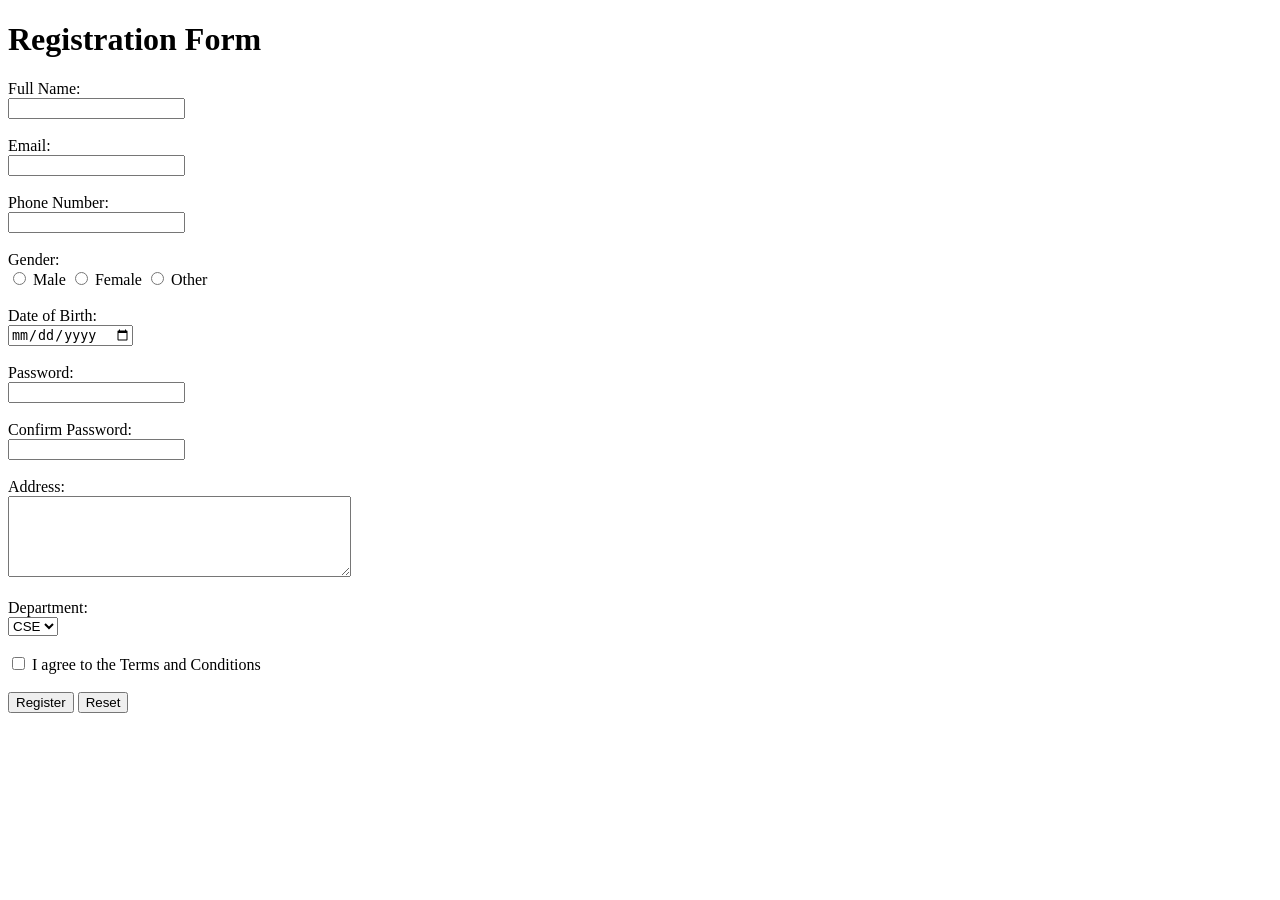
<file: lab-01-registration-form/index.html>
<!DOCTYPE html>
<html>
<head>
<meta charset="UTF-8">
<title>Registration Form</title>
</head>
<body>
    <h1>Registration Form</h1>

    <form action="#" method="post">
        <label for="fullname">Full Name:</label><br>
        <input type="text" id="fullname" name="fullname"><br><br>

        <label for="email">Email:</label><br>
        <input type="email" id="email" name="email"><br><br>

        <label for="phone">Phone Number:</label><br>
        <input type="text" id="phone" name="phone"><br><br>

        <label>Gender:</label><br>
        <input type="radio" id="male" name="gender" value="male">
        <label for="male">Male</label>

        <input type="radio" id="female" name="gender" value="female">
        <label for="female">Female</label>

        <input type="radio" id="other" name="gender" value="other">
        <label for="other">Other</label><br><br>

        <label for="dob">Date of Birth:</label><br>
        <input type="date" id="dob" name="dob"><br><br>

        <label for="password">Password:</label><br>
        <input type="password" id="password" name="password"><br><br>

        <label for="confirm_password">Confirm Password:</label><br>
        <input type="password" id="confirm_password" name="confirm_password"><br><br>

        <label for="address">Address:</label><br>
        <textarea id="address" name="address" rows="5" cols="40"></textarea><br><br>

        <label for="department">Department:</label><br>
        <select id="department" name="department">
            <option value="CSE">CSE</option>
            <option value="EEE">EEE</option>
            <option value="BBA">BBA</option>
            <option value="CE">CE</option>
        </select><br><br>

        <input type="checkbox" id="terms" name="terms">
        <label for="terms">I agree to the Terms and Conditions</label><br><br>

        <input type="submit" value="Register">
        <input type="reset" value="Reset">
    </form>
</body>
</html>
</file>
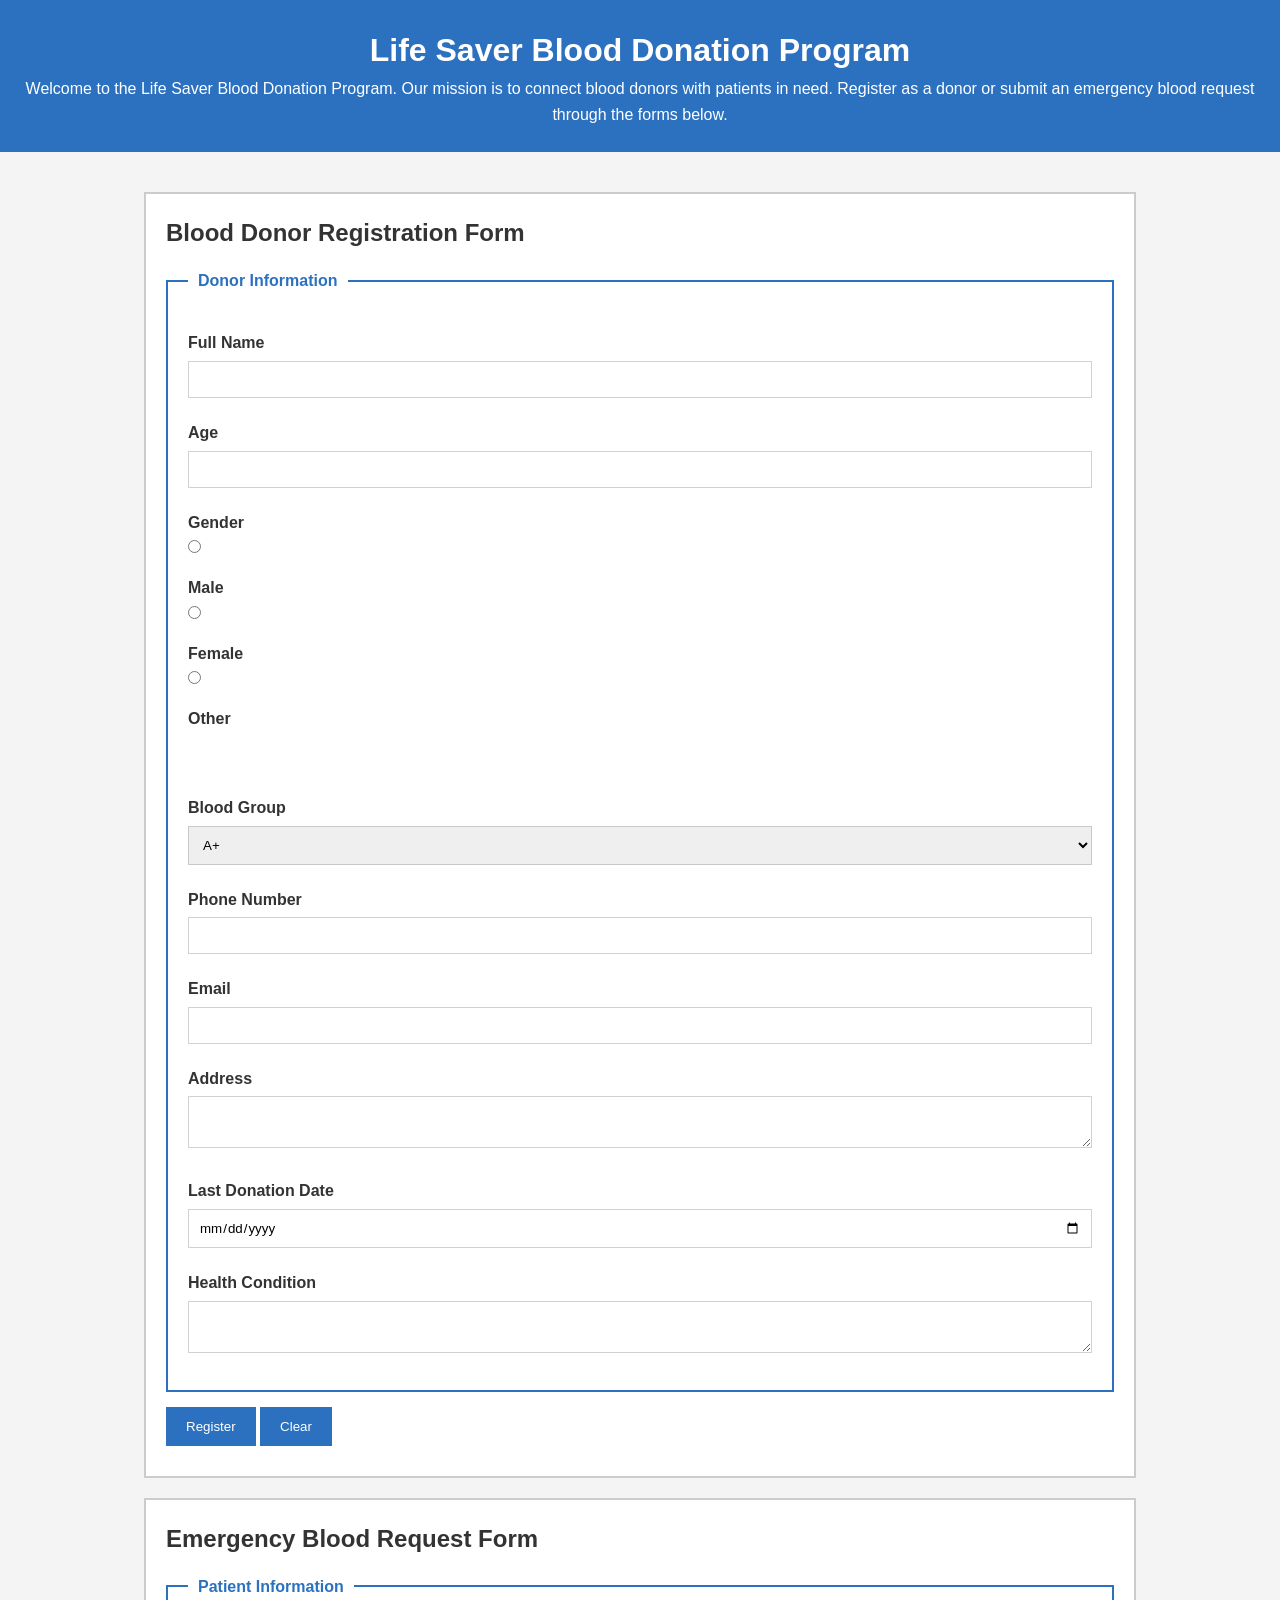
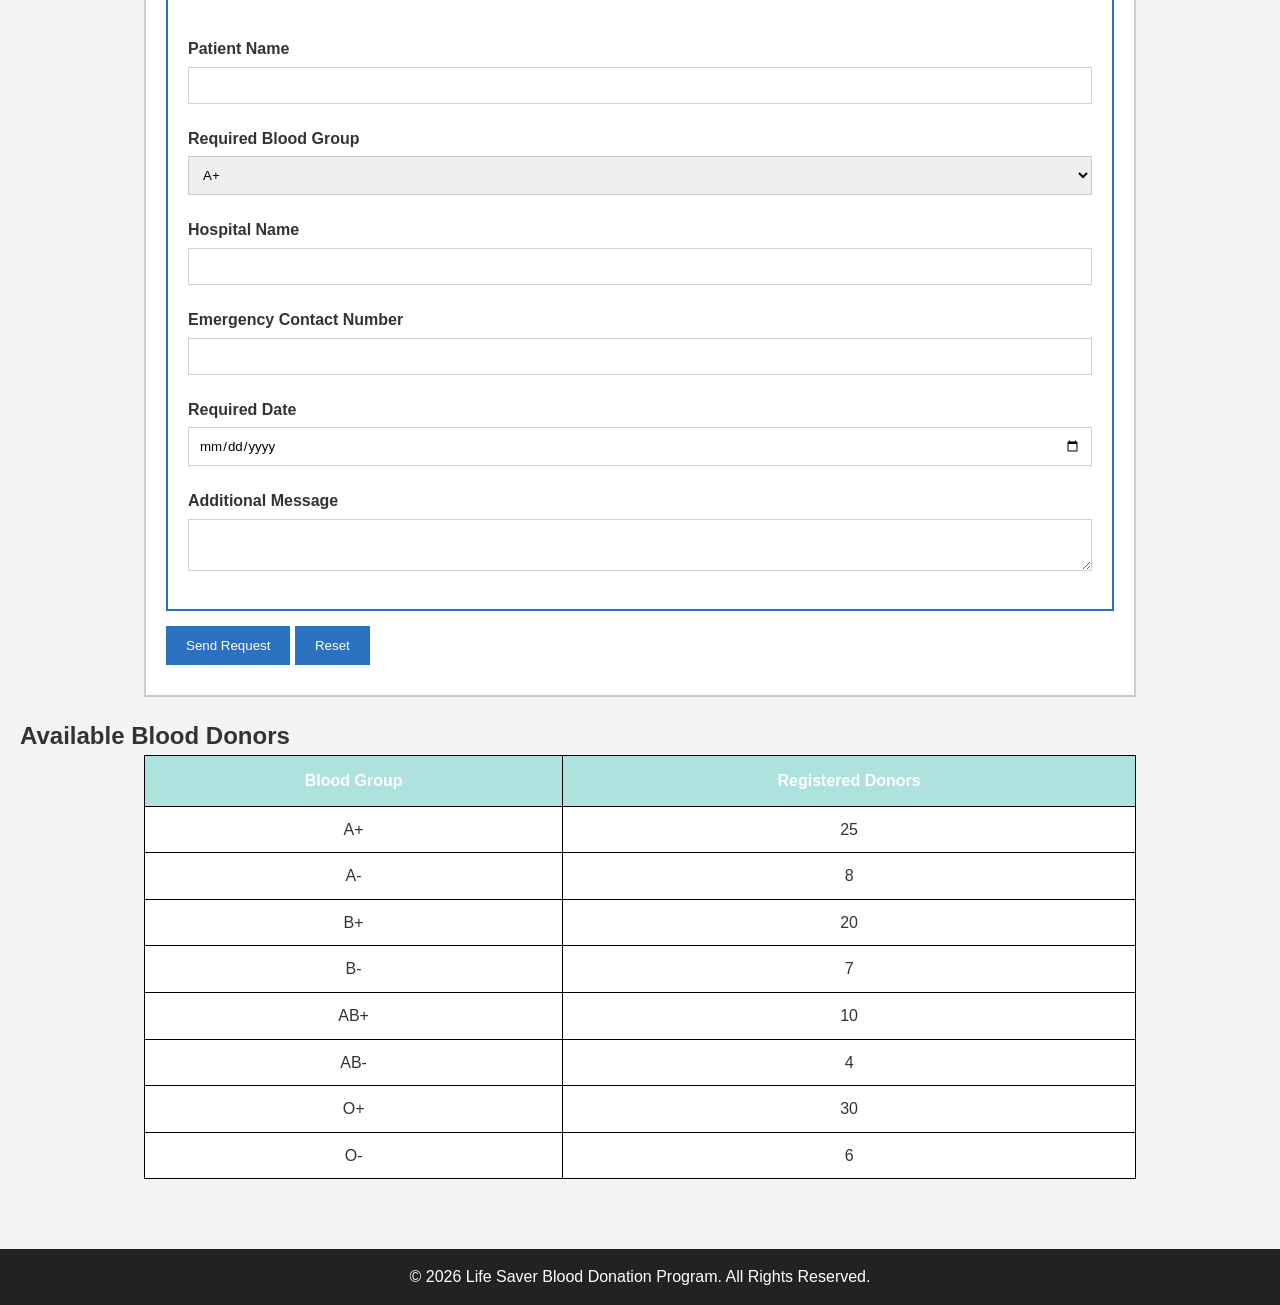
<file: Blood Donation Program.html>
<!DOCTYPE html>
<html lang="en">
<head>
    <meta charset="UTF-8">
    <meta name="viewport" content="width=device-width, initial-scale=1.0">
    <meta name="description" content="Life Saver Blood Donation Program">
    <meta name="keywords" content="Blood Donation, Donor, Emergency Blood Request">
    <meta name="author" content="Your Name">

    <title>Life Saver Blood Donation Program</title>

    <link rel="stylesheet" href="style.css">
</head>

<body>

    <header>
        <h1>Life Saver Blood Donation Program</h1>

        <p>
            Welcome to the Life Saver Blood Donation Program. Our mission is
            to connect blood donors with patients in need. Register as a donor
            or submit an emergency blood request through the forms below.
        </p>
    </header>

    <main>



        <section id="donor-section">

            <article>

                <h2>Blood Donor Registration Form</h2>

                <form>

                    <fieldset>

                        <legend>Donor Information</legend>

                        <label for="name">Full Name</label>
                        <input type="text" id="name" required>

                        <label for="age">Age</label>
                        <input type="number" id="age" min="18" max="60" required>

                        <label>Gender</label>

                        <input type="radio" name="gender" id="male">
                        <label for="male">Male</label>

                        <input type="radio" name="gender" id="female">
                        <label for="female">Female</label>

                        <input type="radio" name="gender" id="other">
                        <label for="other">Other</label>

                        <br><br>

                        <label for="blood">Blood Group</label>

                        <select id="blood">

                            <option>A+</option>
                            <option>A-</option>
                            <option>B+</option>
                            <option>B-</option>
                            <option>AB+</option>
                            <option>AB-</option>
                            <option>O+</option>
                            <option>O-</option>

                        </select>

                        <label for="phone">Phone Number</label>
                        <input type="tel" id="phone">

                        <label for="email">Email</label>
                        <input type="email" id="email">

                        <label for="address">Address</label>
                        <textarea id="address"></textarea>

                        <label for="donation">Last Donation Date</label>
                        <input type="date" id="donation">

                        <label for="health">Health Condition</label>
                        <textarea id="health"></textarea>

                    </fieldset>

                    <input type="submit" value="Register">

                    <input type="reset" value="Clear">

                </form>

            </article>

        </section>



        <section id="request-section">

            <article>

                <h2>Emergency Blood Request Form</h2>

                <form>

                    <fieldset>

                        <legend>Patient Information</legend>

                        <label for="patient">Patient Name</label>
                        <input type="text" id="patient">

                        <label for="requiredblood">Required Blood Group</label>

                        <select id="requiredblood">

                            <option>A+</option>
                            <option>A-</option>
                            <option>B+</option>
                            <option>B-</option>
                            <option>AB+</option>
                            <option>AB-</option>
                            <option>O+</option>
                            <option>O-</option>

                        </select>

                        <label for="hospital">Hospital Name</label>
                        <input type="text" id="hospital">

                        <label for="contact">Emergency Contact Number</label>
                        <input type="tel" id="contact">

                        <label for="date">Required Date</label>
                        <input type="date" id="date">

                        <label for="message">Additional Message</label>
                        <textarea id="message"></textarea>

                    </fieldset>

                    <input type="submit" value="Send Request">

                    <input type="reset" value="Reset">

                </form>

            </article>

        </section>



        <section>

            <article>

                <h2>Available Blood Donors</h2>

                <table>

                    <tr>
                        <th>Blood Group</th>
                        <th>Registered Donors</th>
                    </tr>

                    <tr>
                        <td>A+</td>
                        <td>25</td>
                    </tr>

                    <tr>
                        <td>A-</td>
                        <td>8</td>
                    </tr>

                    <tr>
                        <td>B+</td>
                        <td>20</td>
                    </tr>

                    <tr>
                        <td>B-</td>
                        <td>7</td>
                    </tr>

                    <tr>
                        <td>AB+</td>
                        <td>10</td>
                    </tr>

                    <tr>
                        <td>AB-</td>
                        <td>4</td>
                    </tr>

                    <tr>
                        <td>O+</td>
                        <td>30</td>
                    </tr>

                    <tr>
                        <td>O-</td>
                        <td>6</td>
                    </tr>

                </table>

            </article>

        </section>

    </main>

    <footer>

        <p>&copy; 2026 Life Saver Blood Donation Program. All Rights Reserved.</p>

    </footer>

</body>
</html>
</file>
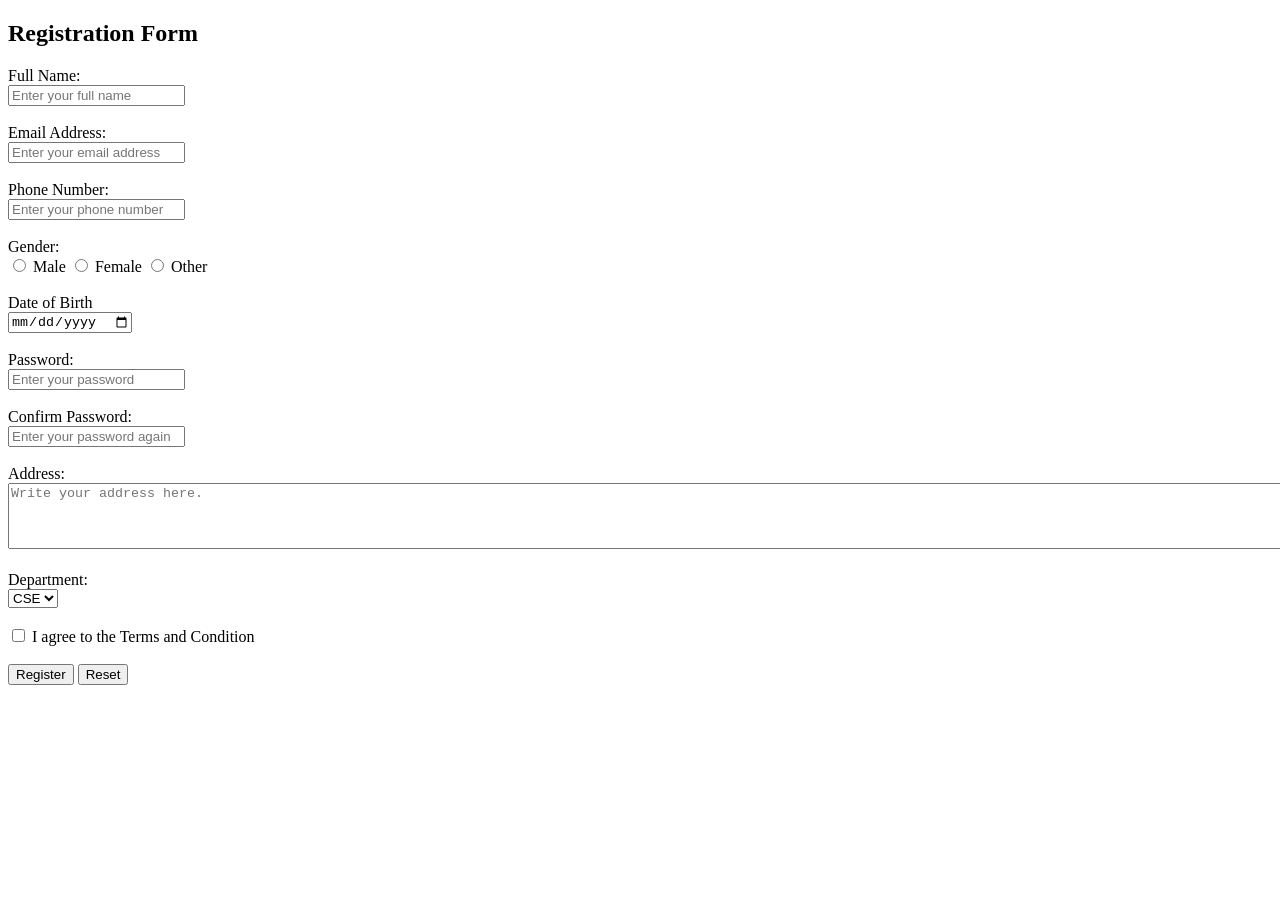
<file: Reg_Form.html>
<!DOCTYPE html>
<html lang="en">
<head>
    <meta charset="UTF-8">
    <meta name="viewport" content="width=device-width, initial-scale=1.0">
    <title>Registration Form</title>
</head>
<body>
    <h2>Registration Form</h2>


    <form action="#" method="post" >
        <label for="fullname">Full Name:</label> <br>
        <input type="text" id="fullname" name="fullname" placeholder="Enter your full name" required>
        <br><br>

        <label for="email">Email Address:</label> <br>
        <input type="email" id="email" name="email" placeholder="Enter your email address" required>
        <br><br>

        <label for ="number">Phone Number:</label> <br>
        <input type="tel" id="password" name="password" placeholder="Enter your phone number" required>
        <br><br>



        <label>Gender:</label> <br>
        <input type="radio" id="male" name="gender" value="male" required>
        <label for="male">Male</label>
        <input type="radio" id="female" name="gender" value="female" required>
        <label for="female">Female</label>
        <input type="radio" id="other" name="gender" value="other" required>
        <label for="other">Other</label>
        <br><br>

        <label>Date of Birth</label> <br>
        <input type="date" id="date" name="date"> <br><br>

        <label for ="password">Password:</label> <br>
        <input type="password" id="password" name="password" placeholder="Enter your password" required>
        <br><br>

        <label for ="confirmPassword">Confirm Password:</label> <br>
        <input type="password" id="confirmPassword" name="password" placeholder="Enter your password again" required>
        <br><br>

        <label for="address">Address:</label> <br>
        <textarea id="address" name="address" rows="4" cols="300" placeholder="Write your address here."></textarea>
        <br><br>



        <label for="department">Department:</label> <br>
        <select id="department"  name="department" required>

            <option value="CSE">CSE</option>
            <option value="EEE">EEE</option>
            <option value="SE">SE</option>
            <option value="IT">IT</option>
        </select>
        <br><br>

        <input type="checkbox" id="agree" name="agree" value="agree">
        <label for="agree">I agree to the Terms and Condition</label> <br><br>



        <button type="submit">Register</button>

        <button type="reset">Reset</button>

    </form>





</body>
</html>
</file>
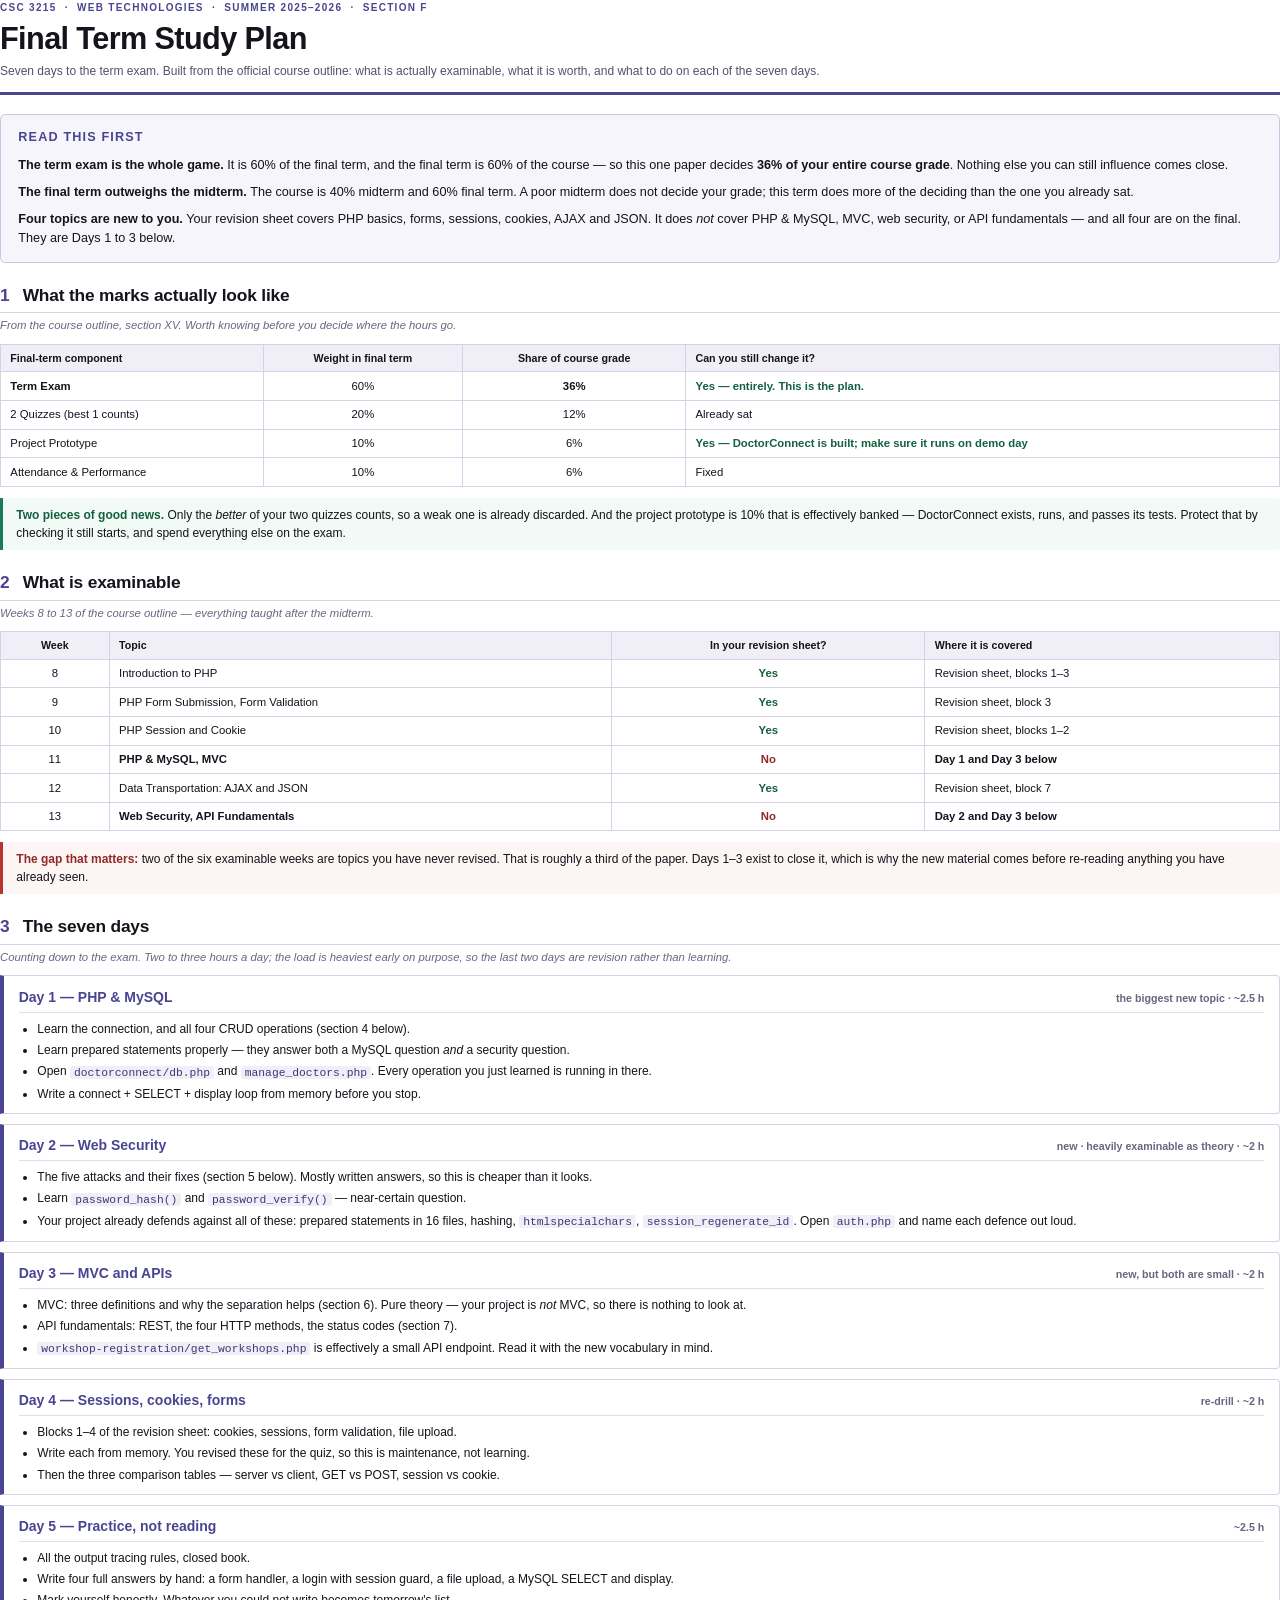
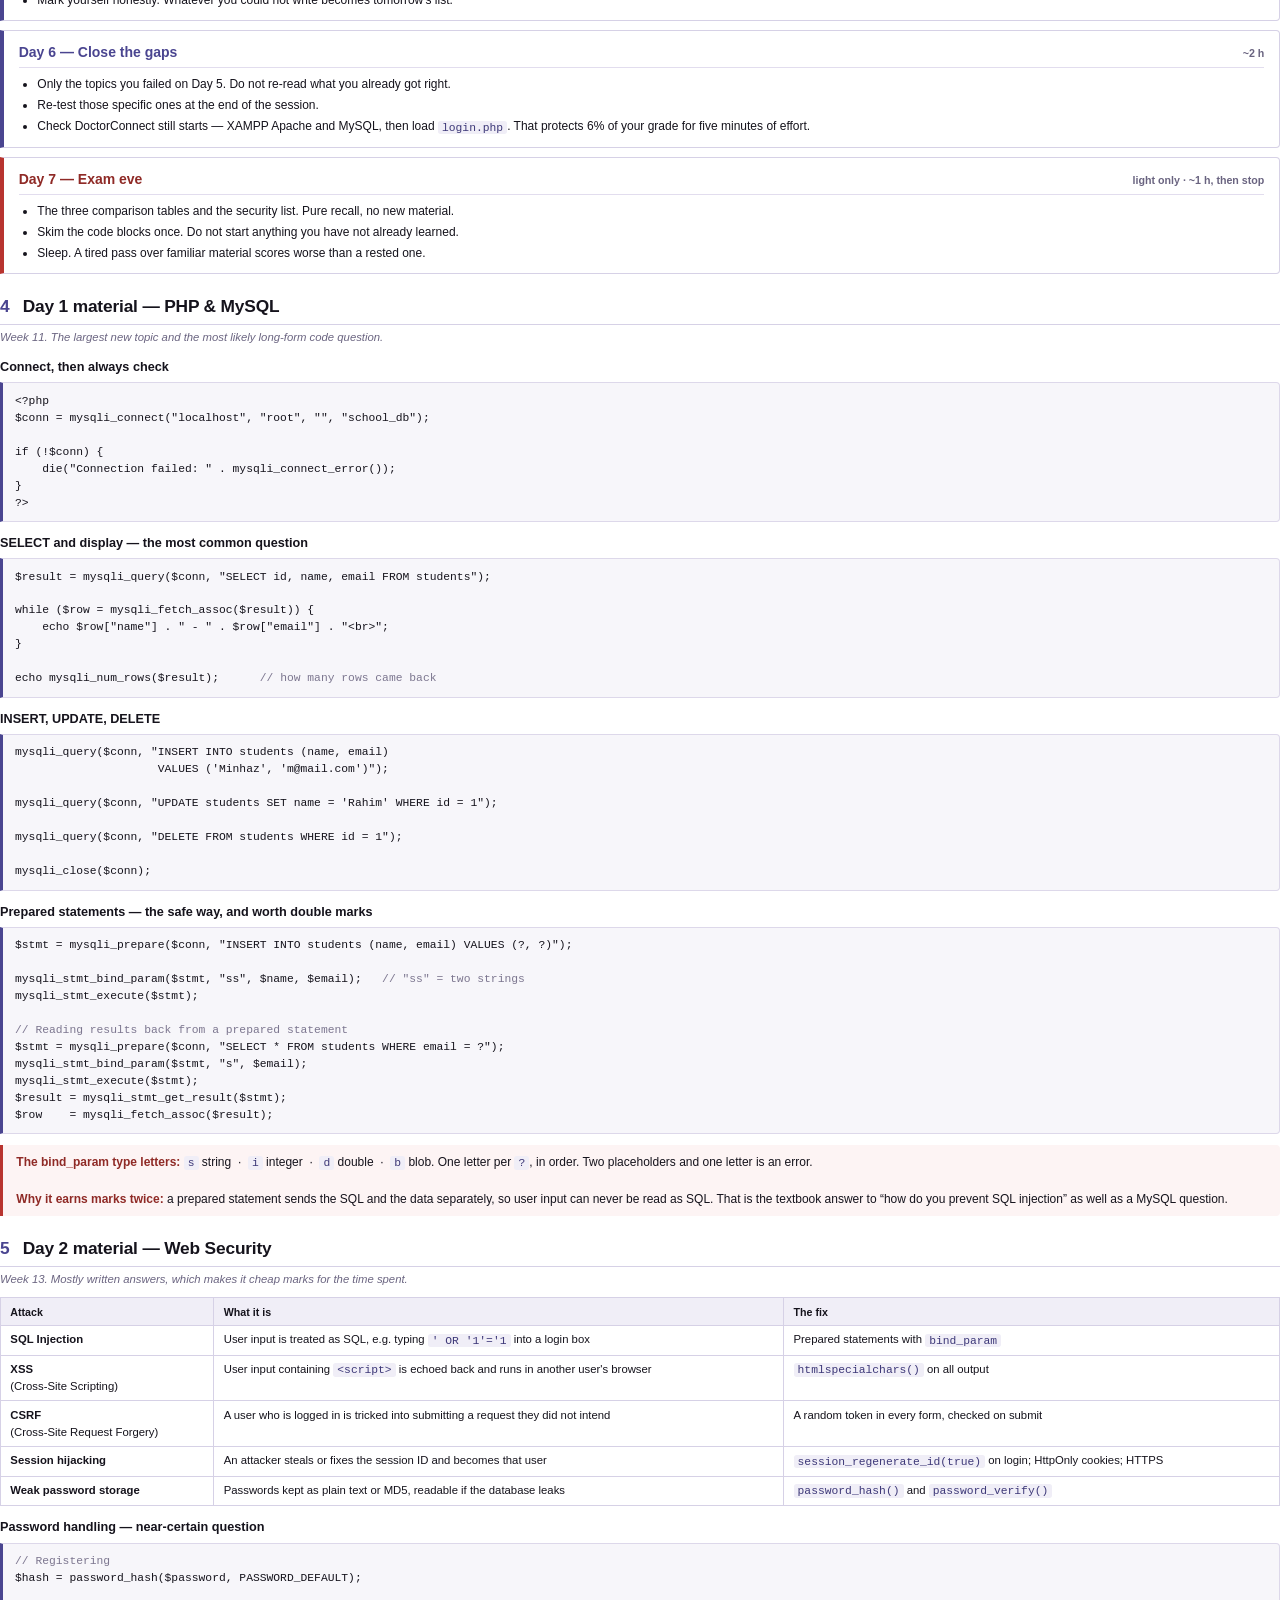
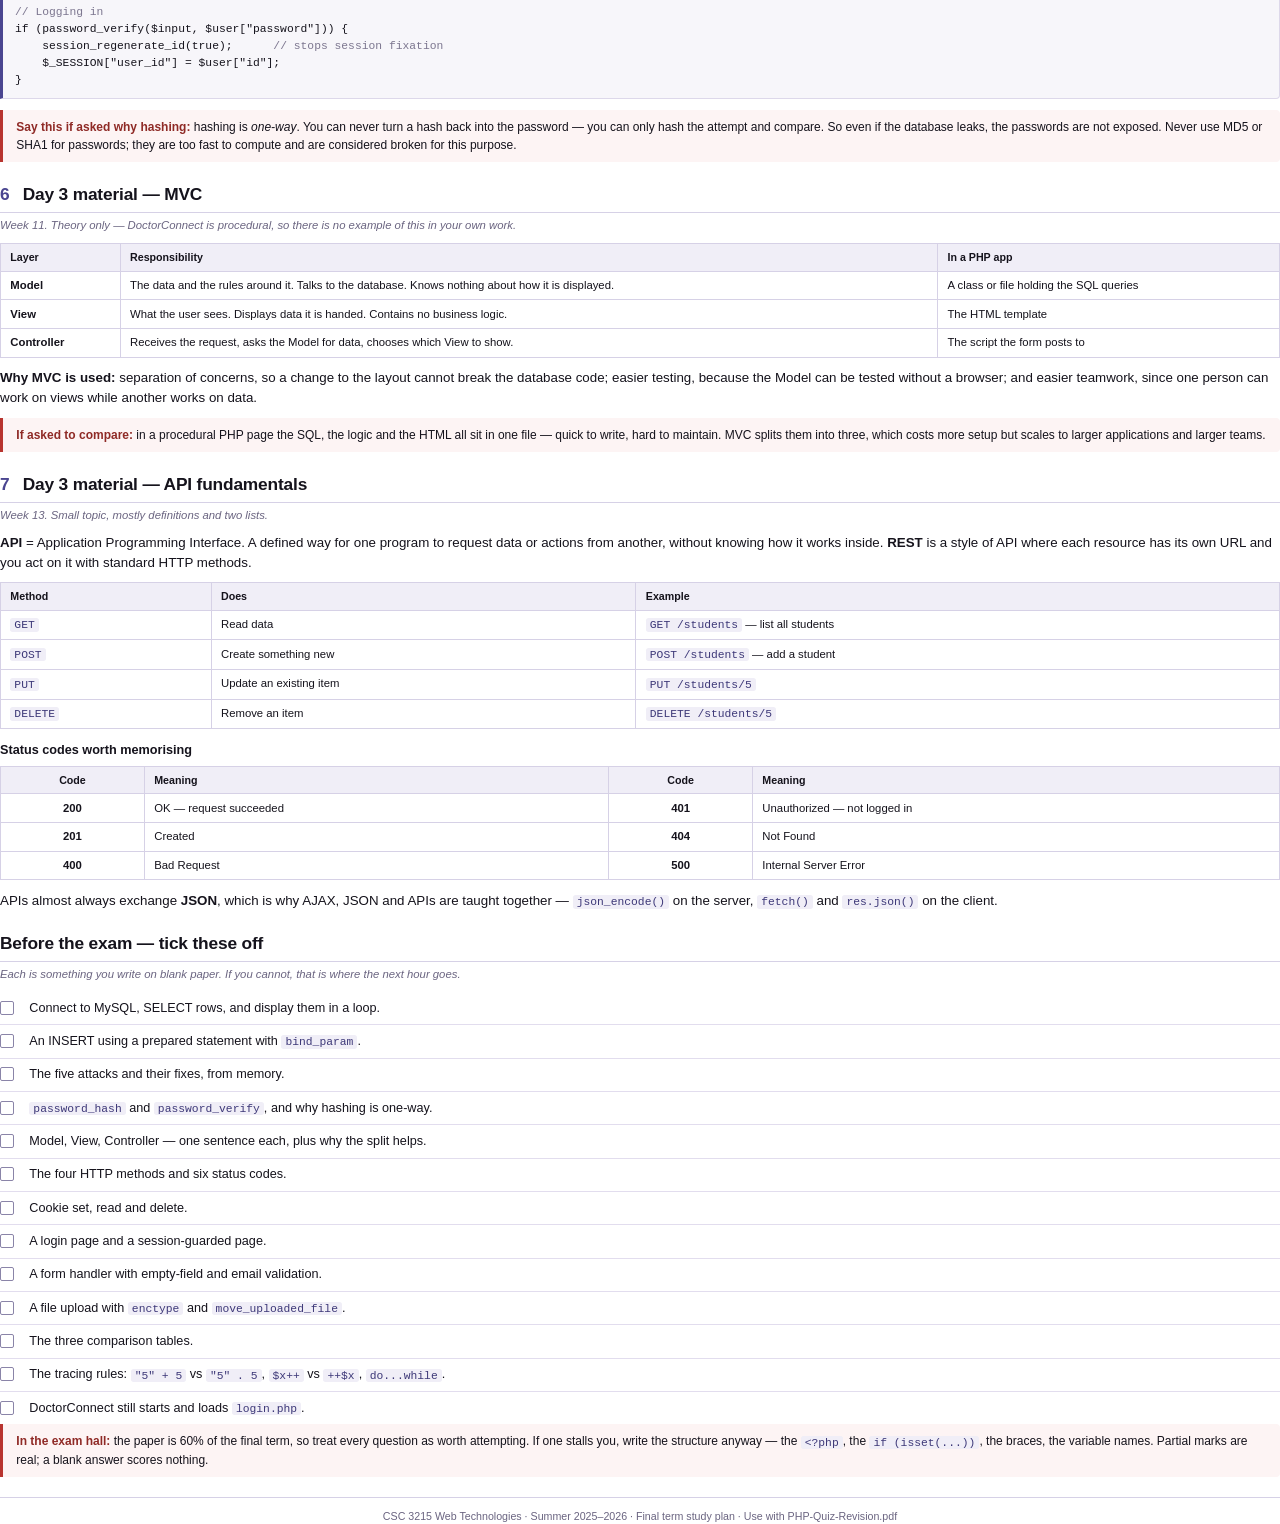
<file: revision-notes/Final-Term-Study-Plan.html>
<!DOCTYPE html>
<html lang="en">
<head>
<meta charset="utf-8">
<title>Final Term Study Plan</title>
<style>
@page { size: A4; margin: 15mm 14mm 14mm 14mm; }

*{box-sizing:border-box}
html,body{margin:0;padding:0}
body{
  font-family:"Helvetica Neue",Helvetica,Arial,sans-serif;
  font-size:10pt; line-height:1.5; color:#15131c; background:#fff;
}
code,pre{font-family:"SF Mono",Menlo,Consolas,"Courier New",monospace}

.title{border-bottom:2.5pt solid #4a4590; padding-bottom:9pt; margin-bottom:14pt}
.course{
  font-size:7.5pt; letter-spacing:.13em; text-transform:uppercase;
  font-weight:700; color:#4a4590; margin-bottom:5pt;
}
h1{font-size:23pt; font-weight:800; letter-spacing:-.02em; margin:0 0 6pt; line-height:1.05}
.meta{font-size:9pt; color:#55506a; margin:0}

.howto{
  border:1pt solid #c9c4e0; background:#f6f5fb; border-radius:4pt;
  padding:10pt 13pt; margin-bottom:15pt;
}
.howto h2{
  font-size:9.5pt; letter-spacing:.09em; text-transform:uppercase;
  color:#4a4590; margin:0 0 7pt; border:0; padding:0;
}
.howto p{margin:0 0 6pt; font-size:9.5pt}
.howto p:last-child{margin-bottom:0}

section{margin-bottom:15pt}
h2{
  font-size:13pt; font-weight:800; letter-spacing:-.01em;
  margin:0 0 3pt; padding-bottom:3pt; border-bottom:.75pt solid #d6d1e6;
  page-break-after:avoid;
}
h2 .num{display:inline-block; min-width:17pt; color:#4a4590; font-variant-numeric:tabular-nums}
.why{font-size:8.5pt; color:#6a6480; margin:0 0 7pt; font-style:italic}
h3{font-size:9.5pt; font-weight:700; margin:9pt 0 4pt; page-break-after:avoid}
p{margin:0 0 7pt}

pre{
  background:#f7f6fa; border:.75pt solid #ddd8ea; border-left:2.5pt solid #4a4590;
  border-radius:0 3pt 3pt 0; padding:7pt 9pt; margin:0 0 8pt;
  font-size:8.5pt; line-height:1.5; white-space:pre-wrap; page-break-inside:avoid;
}
:not(pre)>code{background:#f0eef7; padding:.5pt 3pt; border-radius:2pt; font-size:8.5pt; color:#3d3878}
.cm{color:#7c768f}

.rule{
  page-break-inside:avoid;
  border-left:2.5pt solid #b8342f; background:#fdf4f4;
  padding:6pt 10pt; margin:0 0 8pt; font-size:9pt; border-radius:0 3pt 3pt 0;
}
.rule strong{color:#8f2a26}
.good{border-left-color:#1c7a55; background:#f1faf6}
.good strong{color:#14603f}

table{border-collapse:collapse; width:100%; font-size:8.5pt; margin:0 0 8pt; page-break-inside:avoid}
th,td{border:.75pt solid #d6d1e6; padding:4pt 7pt; text-align:left; vertical-align:top}
th{background:#f0eef7; font-weight:700; font-size:8pt}
.num-c{text-align:center; font-variant-numeric:tabular-nums; white-space:nowrap}
.yes{color:#14603f; font-weight:700}
.no{color:#8f2a26; font-weight:700}

/* day plan */
.day{
  border:.75pt solid #d6d1e6; border-left:3pt solid #4a4590;
  border-radius:0 3pt 3pt 0; padding:8pt 11pt; margin:0 0 7pt;
  page-break-inside:avoid;
}
.day-h{
  display:flex; justify-content:space-between; align-items:baseline;
  border-bottom:.5pt solid #e2ddee; padding-bottom:3pt; margin-bottom:5pt;
}
.day-n{font-size:10.5pt; font-weight:800; color:#4a4590}
.day-t{font-size:8pt; color:#6a6480; font-weight:600}
.day ul{margin:0; padding-left:14pt}
.day li{font-size:9pt; margin-bottom:2.5pt}
.day li:last-child{margin-bottom:0}
.day.eve{border-left-color:#b8342f}
.day.eve .day-n{color:#8f2a26}

.check{list-style:none; margin:0; padding:0}
.check li{
  border-bottom:.5pt solid #e2ddee; padding:5pt 0 5pt 22pt;
  position:relative; font-size:9.5pt;
}
.check li:last-child{border-bottom:0}
.check li::before{
  content:""; position:absolute; left:0; top:6.5pt;
  width:9pt; height:9pt; border:1pt solid #8a84a8; border-radius:1.5pt;
}

footer{
  margin-top:14pt; padding-top:7pt; border-top:.75pt solid #d6d1e6;
  font-size:8pt; color:#6a6480; text-align:center;
}
</style>
</head>
<body>

<div class="title">
  <div class="course">CSC 3215 &nbsp;&middot;&nbsp; Web Technologies &nbsp;&middot;&nbsp; Summer 2025&ndash;2026 &nbsp;&middot;&nbsp; Section F</div>
  <h1>Final Term Study Plan</h1>
  <p class="meta">Seven days to the term exam. Built from the official course outline: what is actually examinable, what it is worth, and what to do on each of the seven days.</p>
</div>

<div class="howto">
  <h2>Read this first</h2>
  <p><strong>The term exam is the whole game.</strong> It is 60% of the final term, and the final term is 60% of the course &mdash; so this one paper decides <strong>36% of your entire course grade</strong>. Nothing else you can still influence comes close.</p>
  <p><strong>The final term outweighs the midterm.</strong> The course is 40% midterm and 60% final term. A poor midterm does not decide your grade; this term does more of the deciding than the one you already sat.</p>
  <p><strong>Four topics are new to you.</strong> Your revision sheet covers PHP basics, forms, sessions, cookies, AJAX and JSON. It does <em>not</em> cover PHP&nbsp;&amp;&nbsp;MySQL, MVC, web security, or API fundamentals &mdash; and all four are on the final. They are Days 1 to 3 below.</p>
</div>

<section>
  <h2><span class="num">1</span>What the marks actually look like</h2>
  <p class="why">From the course outline, section XV. Worth knowing before you decide where the hours go.</p>
  <table>
    <tr><th>Final-term component</th><th class="num-c">Weight in final term</th><th class="num-c">Share of course grade</th><th>Can you still change it?</th></tr>
    <tr><td><strong>Term Exam</strong></td><td class="num-c">60%</td><td class="num-c"><strong>36%</strong></td><td class="yes">Yes &mdash; entirely. This is the plan.</td></tr>
    <tr><td>2 Quizzes (best 1 counts)</td><td class="num-c">20%</td><td class="num-c">12%</td><td>Already sat</td></tr>
    <tr><td>Project Prototype</td><td class="num-c">10%</td><td class="num-c">6%</td><td class="yes">Yes &mdash; DoctorConnect is built; make sure it runs on demo day</td></tr>
    <tr><td>Attendance &amp; Performance</td><td class="num-c">10%</td><td class="num-c">6%</td><td>Fixed</td></tr>
  </table>
  <div class="rule good">
    <strong>Two pieces of good news.</strong> Only the <em>better</em> of your two quizzes counts, so a weak one is already discarded. And the project prototype is 10% that is effectively banked &mdash; DoctorConnect exists, runs, and passes its tests. Protect that by checking it still starts, and spend everything else on the exam.
  </div>
</section>

<section>
  <h2><span class="num">2</span>What is examinable</h2>
  <p class="why">Weeks 8 to 13 of the course outline &mdash; everything taught after the midterm.</p>
  <table>
    <tr><th class="num-c">Week</th><th>Topic</th><th class="num-c">In your revision sheet?</th><th>Where it is covered</th></tr>
    <tr><td class="num-c">8</td><td>Introduction to PHP</td><td class="num-c yes">Yes</td><td>Revision sheet, blocks 1&ndash;3</td></tr>
    <tr><td class="num-c">9</td><td>PHP Form Submission, Form Validation</td><td class="num-c yes">Yes</td><td>Revision sheet, block 3</td></tr>
    <tr><td class="num-c">10</td><td>PHP Session and Cookie</td><td class="num-c yes">Yes</td><td>Revision sheet, blocks 1&ndash;2</td></tr>
    <tr><td class="num-c">11</td><td><strong>PHP &amp; MySQL, MVC</strong></td><td class="num-c no">No</td><td><strong>Day 1 and Day 3 below</strong></td></tr>
    <tr><td class="num-c">12</td><td>Data Transportation: AJAX and JSON</td><td class="num-c yes">Yes</td><td>Revision sheet, block 7</td></tr>
    <tr><td class="num-c">13</td><td><strong>Web Security, API Fundamentals</strong></td><td class="num-c no">No</td><td><strong>Day 2 and Day 3 below</strong></td></tr>
  </table>
  <div class="rule">
    <strong>The gap that matters:</strong> two of the six examinable weeks are topics you have never revised. That is roughly a third of the paper. Days 1&ndash;3 exist to close it, which is why the new material comes before re-reading anything you have already seen.
  </div>
</section>

<section>
  <h2><span class="num">3</span>The seven days</h2>
  <p class="why">Counting down to the exam. Two to three hours a day; the load is heaviest early on purpose, so the last two days are revision rather than learning.</p>

  <div class="day">
    <div class="day-h"><span class="day-n">Day 1 &mdash; PHP &amp; MySQL</span><span class="day-t">the biggest new topic &middot; ~2.5 h</span></div>
    <ul>
      <li>Learn the connection, and all four CRUD operations (section 4 below).</li>
      <li>Learn prepared statements properly &mdash; they answer both a MySQL question <em>and</em> a security question.</li>
      <li>Open <code>doctorconnect/db.php</code> and <code>manage_doctors.php</code>. Every operation you just learned is running in there.</li>
      <li>Write a connect + SELECT + display loop from memory before you stop.</li>
    </ul>
  </div>

  <div class="day">
    <div class="day-h"><span class="day-n">Day 2 &mdash; Web Security</span><span class="day-t">new &middot; heavily examinable as theory &middot; ~2 h</span></div>
    <ul>
      <li>The five attacks and their fixes (section 5 below). Mostly written answers, so this is cheaper than it looks.</li>
      <li>Learn <code>password_hash()</code> and <code>password_verify()</code> &mdash; near-certain question.</li>
      <li>Your project already defends against all of these: prepared statements in 16 files, hashing, <code>htmlspecialchars</code>, <code>session_regenerate_id</code>. Open <code>auth.php</code> and name each defence out loud.</li>
    </ul>
  </div>

  <div class="day">
    <div class="day-h"><span class="day-n">Day 3 &mdash; MVC and APIs</span><span class="day-t">new, but both are small &middot; ~2 h</span></div>
    <ul>
      <li>MVC: three definitions and why the separation helps (section 6). Pure theory &mdash; your project is <em>not</em> MVC, so there is nothing to look at.</li>
      <li>API fundamentals: REST, the four HTTP methods, the status codes (section 7).</li>
      <li><code>workshop-registration/get_workshops.php</code> is effectively a small API endpoint. Read it with the new vocabulary in mind.</li>
    </ul>
  </div>

  <div class="day">
    <div class="day-h"><span class="day-n">Day 4 &mdash; Sessions, cookies, forms</span><span class="day-t">re-drill &middot; ~2 h</span></div>
    <ul>
      <li>Blocks 1&ndash;4 of the revision sheet: cookies, sessions, form validation, file upload.</li>
      <li>Write each from memory. You revised these for the quiz, so this is maintenance, not learning.</li>
      <li>Then the three comparison tables &mdash; server vs client, GET vs POST, session vs cookie.</li>
    </ul>
  </div>

  <div class="day">
    <div class="day-h"><span class="day-n">Day 5 &mdash; Practice, not reading</span><span class="day-t">~2.5 h</span></div>
    <ul>
      <li>All the output tracing rules, closed book.</li>
      <li>Write four full answers by hand: a form handler, a login with session guard, a file upload, a MySQL SELECT and display.</li>
      <li>Mark yourself honestly. Whatever you could not write becomes tomorrow's list.</li>
    </ul>
  </div>

  <div class="day">
    <div class="day-h"><span class="day-n">Day 6 &mdash; Close the gaps</span><span class="day-t">~2 h</span></div>
    <ul>
      <li>Only the topics you failed on Day 5. Do not re-read what you already got right.</li>
      <li>Re-test those specific ones at the end of the session.</li>
      <li>Check DoctorConnect still starts &mdash; XAMPP Apache and MySQL, then load <code>login.php</code>. That protects 6% of your grade for five minutes of effort.</li>
    </ul>
  </div>

  <div class="day eve">
    <div class="day-h"><span class="day-n">Day 7 &mdash; Exam eve</span><span class="day-t">light only &middot; ~1 h, then stop</span></div>
    <ul>
      <li>The three comparison tables and the security list. Pure recall, no new material.</li>
      <li>Skim the code blocks once. Do not start anything you have not already learned.</li>
      <li>Sleep. A tired pass over familiar material scores worse than a rested one.</li>
    </ul>
  </div>
</section>

<section>
  <h2><span class="num">4</span>Day 1 material &mdash; PHP &amp; MySQL</h2>
  <p class="why">Week 11. The largest new topic and the most likely long-form code question.</p>

  <h3>Connect, then always check</h3>
<pre><code>&lt;?php
$conn = mysqli_connect("localhost", "root", "", "school_db");

if (!$conn) {
    die("Connection failed: " . mysqli_connect_error());
}
?&gt;</code></pre>

  <h3>SELECT and display &mdash; the most common question</h3>
<pre><code>$result = mysqli_query($conn, "SELECT id, name, email FROM students");

while ($row = mysqli_fetch_assoc($result)) {
    echo $row["name"] . " - " . $row["email"] . "&lt;br&gt;";
}

echo mysqli_num_rows($result);      <span class="cm">// how many rows came back</span></code></pre>

  <h3>INSERT, UPDATE, DELETE</h3>
<pre><code>mysqli_query($conn, "INSERT INTO students (name, email)
                     VALUES ('Minhaz', 'm@mail.com')");

mysqli_query($conn, "UPDATE students SET name = 'Rahim' WHERE id = 1");

mysqli_query($conn, "DELETE FROM students WHERE id = 1");

mysqli_close($conn);</code></pre>

  <h3>Prepared statements &mdash; the safe way, and worth double marks</h3>
<pre><code>$stmt = mysqli_prepare($conn, "INSERT INTO students (name, email) VALUES (?, ?)");

mysqli_stmt_bind_param($stmt, "ss", $name, $email);   <span class="cm">// "ss" = two strings</span>
mysqli_stmt_execute($stmt);

<span class="cm">// Reading results back from a prepared statement</span>
$stmt = mysqli_prepare($conn, "SELECT * FROM students WHERE email = ?");
mysqli_stmt_bind_param($stmt, "s", $email);
mysqli_stmt_execute($stmt);
$result = mysqli_stmt_get_result($stmt);
$row    = mysqli_fetch_assoc($result);</code></pre>
  <div class="rule">
    <strong>The bind_param type letters:</strong> <code>s</code> string &nbsp;&middot;&nbsp; <code>i</code> integer &nbsp;&middot;&nbsp; <code>d</code> double &nbsp;&middot;&nbsp; <code>b</code> blob. One letter per <code>?</code>, in order. Two placeholders and one letter is an error.
    <br><br>
    <strong>Why it earns marks twice:</strong> a prepared statement sends the SQL and the data separately, so user input can never be read as SQL. That is the textbook answer to &ldquo;how do you prevent SQL injection&rdquo; as well as a MySQL question.
  </div>
</section>

<section>
  <h2><span class="num">5</span>Day 2 material &mdash; Web Security</h2>
  <p class="why">Week 13. Mostly written answers, which makes it cheap marks for the time spent.</p>

  <table>
    <tr><th>Attack</th><th>What it is</th><th>The fix</th></tr>
    <tr><td><strong>SQL Injection</strong></td><td>User input is treated as SQL, e.g. typing <code>' OR '1'='1</code> into a login box</td><td>Prepared statements with <code>bind_param</code></td></tr>
    <tr><td><strong>XSS</strong><br>(Cross-Site Scripting)</td><td>User input containing <code>&lt;script&gt;</code> is echoed back and runs in another user's browser</td><td><code>htmlspecialchars()</code> on all output</td></tr>
    <tr><td><strong>CSRF</strong><br>(Cross-Site Request Forgery)</td><td>A user who is logged in is tricked into submitting a request they did not intend</td><td>A random token in every form, checked on submit</td></tr>
    <tr><td><strong>Session hijacking</strong></td><td>An attacker steals or fixes the session ID and becomes that user</td><td><code>session_regenerate_id(true)</code> on login; HttpOnly cookies; HTTPS</td></tr>
    <tr><td><strong>Weak password storage</strong></td><td>Passwords kept as plain text or MD5, readable if the database leaks</td><td><code>password_hash()</code> and <code>password_verify()</code></td></tr>
  </table>

  <h3>Password handling &mdash; near-certain question</h3>
<pre><code><span class="cm">// Registering</span>
$hash = password_hash($password, PASSWORD_DEFAULT);

<span class="cm">// Logging in</span>
if (password_verify($input, $user["password"])) {
    session_regenerate_id(true);      <span class="cm">// stops session fixation</span>
    $_SESSION["user_id"] = $user["id"];
}</code></pre>
  <div class="rule">
    <strong>Say this if asked why hashing:</strong> hashing is <em>one-way</em>. You can never turn a hash back into the password &mdash; you can only hash the attempt and compare. So even if the database leaks, the passwords are not exposed. Never use MD5 or SHA1 for passwords; they are too fast to compute and are considered broken for this purpose.
  </div>
</section>

<section>
  <h2><span class="num">6</span>Day 3 material &mdash; MVC</h2>
  <p class="why">Week 11. Theory only &mdash; DoctorConnect is procedural, so there is no example of this in your own work.</p>
  <table>
    <tr><th>Layer</th><th>Responsibility</th><th>In a PHP app</th></tr>
    <tr><td><strong>Model</strong></td><td>The data and the rules around it. Talks to the database. Knows nothing about how it is displayed.</td><td>A class or file holding the SQL queries</td></tr>
    <tr><td><strong>View</strong></td><td>What the user sees. Displays data it is handed. Contains no business logic.</td><td>The HTML template</td></tr>
    <tr><td><strong>Controller</strong></td><td>Receives the request, asks the Model for data, chooses which View to show.</td><td>The script the form posts to</td></tr>
  </table>
  <p><strong>Why MVC is used:</strong> separation of concerns, so a change to the layout cannot break the database code; easier testing, because the Model can be tested without a browser; and easier teamwork, since one person can work on views while another works on data.</p>
  <div class="rule">
    <strong>If asked to compare:</strong> in a procedural PHP page the SQL, the logic and the HTML all sit in one file &mdash; quick to write, hard to maintain. MVC splits them into three, which costs more setup but scales to larger applications and larger teams.
  </div>
</section>

<section>
  <h2><span class="num">7</span>Day 3 material &mdash; API fundamentals</h2>
  <p class="why">Week 13. Small topic, mostly definitions and two lists.</p>
  <p><strong>API</strong> = Application Programming Interface. A defined way for one program to request data or actions from another, without knowing how it works inside. <strong>REST</strong> is a style of API where each resource has its own URL and you act on it with standard HTTP methods.</p>
  <table>
    <tr><th>Method</th><th>Does</th><th>Example</th></tr>
    <tr><td><code>GET</code></td><td>Read data</td><td><code>GET /students</code> &mdash; list all students</td></tr>
    <tr><td><code>POST</code></td><td>Create something new</td><td><code>POST /students</code> &mdash; add a student</td></tr>
    <tr><td><code>PUT</code></td><td>Update an existing item</td><td><code>PUT /students/5</code></td></tr>
    <tr><td><code>DELETE</code></td><td>Remove an item</td><td><code>DELETE /students/5</code></td></tr>
  </table>
  <h3>Status codes worth memorising</h3>
  <table>
    <tr><th class="num-c">Code</th><th>Meaning</th><th class="num-c">Code</th><th>Meaning</th></tr>
    <tr><td class="num-c"><strong>200</strong></td><td>OK &mdash; request succeeded</td><td class="num-c"><strong>401</strong></td><td>Unauthorized &mdash; not logged in</td></tr>
    <tr><td class="num-c"><strong>201</strong></td><td>Created</td><td class="num-c"><strong>404</strong></td><td>Not Found</td></tr>
    <tr><td class="num-c"><strong>400</strong></td><td>Bad Request</td><td class="num-c"><strong>500</strong></td><td>Internal Server Error</td></tr>
  </table>
  <p>APIs almost always exchange <strong>JSON</strong>, which is why AJAX, JSON and APIs are taught together &mdash; <code>json_encode()</code> on the server, <code>fetch()</code> and <code>res.json()</code> on the client.</p>
</section>

<section>
  <h2>Before the exam &mdash; tick these off</h2>
  <p class="why">Each is something you write on blank paper. If you cannot, that is where the next hour goes.</p>
  <ul class="check">
    <li>Connect to MySQL, SELECT rows, and display them in a loop.</li>
    <li>An INSERT using a prepared statement with <code>bind_param</code>.</li>
    <li>The five attacks and their fixes, from memory.</li>
    <li><code>password_hash</code> and <code>password_verify</code>, and why hashing is one-way.</li>
    <li>Model, View, Controller &mdash; one sentence each, plus why the split helps.</li>
    <li>The four HTTP methods and six status codes.</li>
    <li>Cookie set, read and delete.</li>
    <li>A login page and a session-guarded page.</li>
    <li>A form handler with empty-field and email validation.</li>
    <li>A file upload with <code>enctype</code> and <code>move_uploaded_file</code>.</li>
    <li>The three comparison tables.</li>
    <li>The tracing rules: <code>"5" + 5</code> vs <code>"5" . 5</code>, <code>$x++</code> vs <code>++$x</code>, <code>do...while</code>.</li>
    <li>DoctorConnect still starts and loads <code>login.php</code>.</li>
  </ul>
  <div class="rule">
    <strong>In the exam hall:</strong> the paper is 60% of the final term, so treat every question as worth attempting. If one stalls you, write the structure anyway &mdash; the <code>&lt;?php</code>, the <code>if (isset(...))</code>, the braces, the variable names. Partial marks are real; a blank answer scores nothing.
  </div>
</section>

<footer>
  CSC 3215 Web Technologies &middot; Summer 2025&ndash;2026 &middot; Final term study plan &middot; Use with PHP-Quiz-Revision.pdf
</footer>

</body>
</html>
</file>
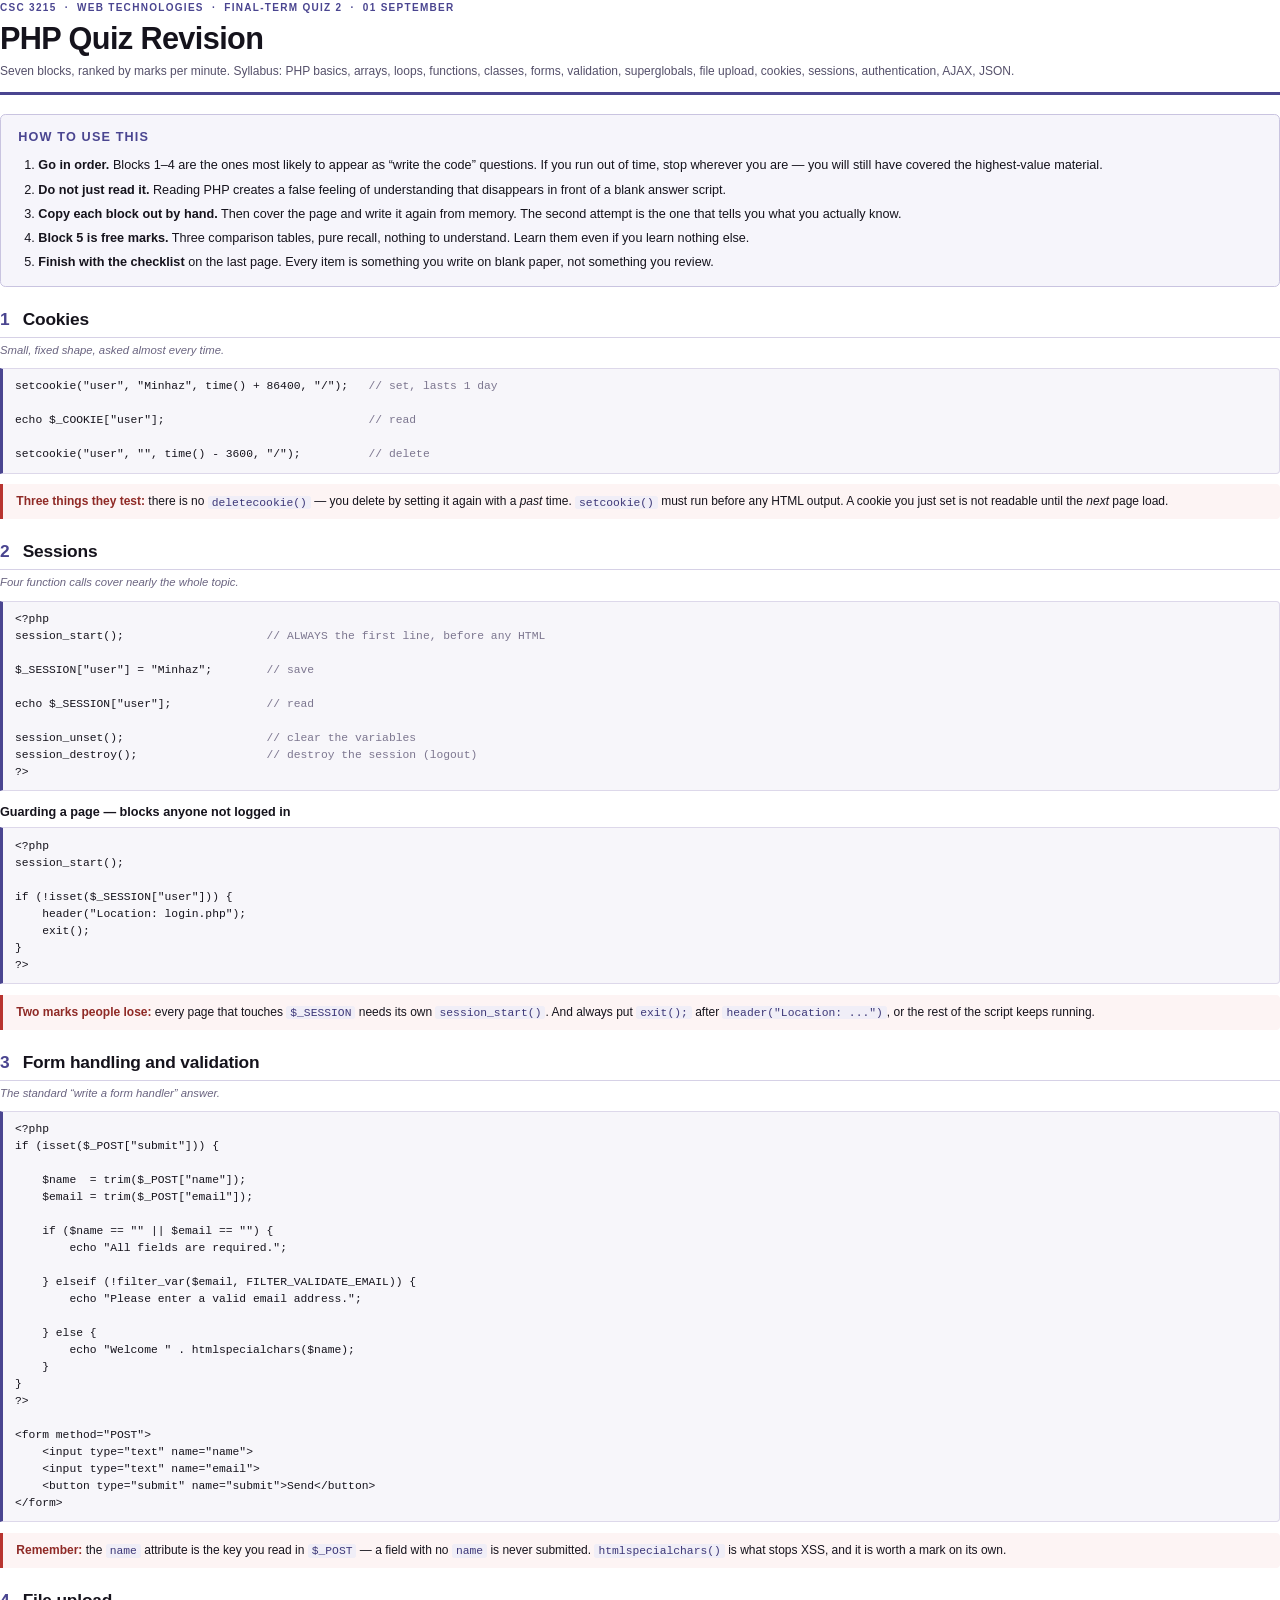
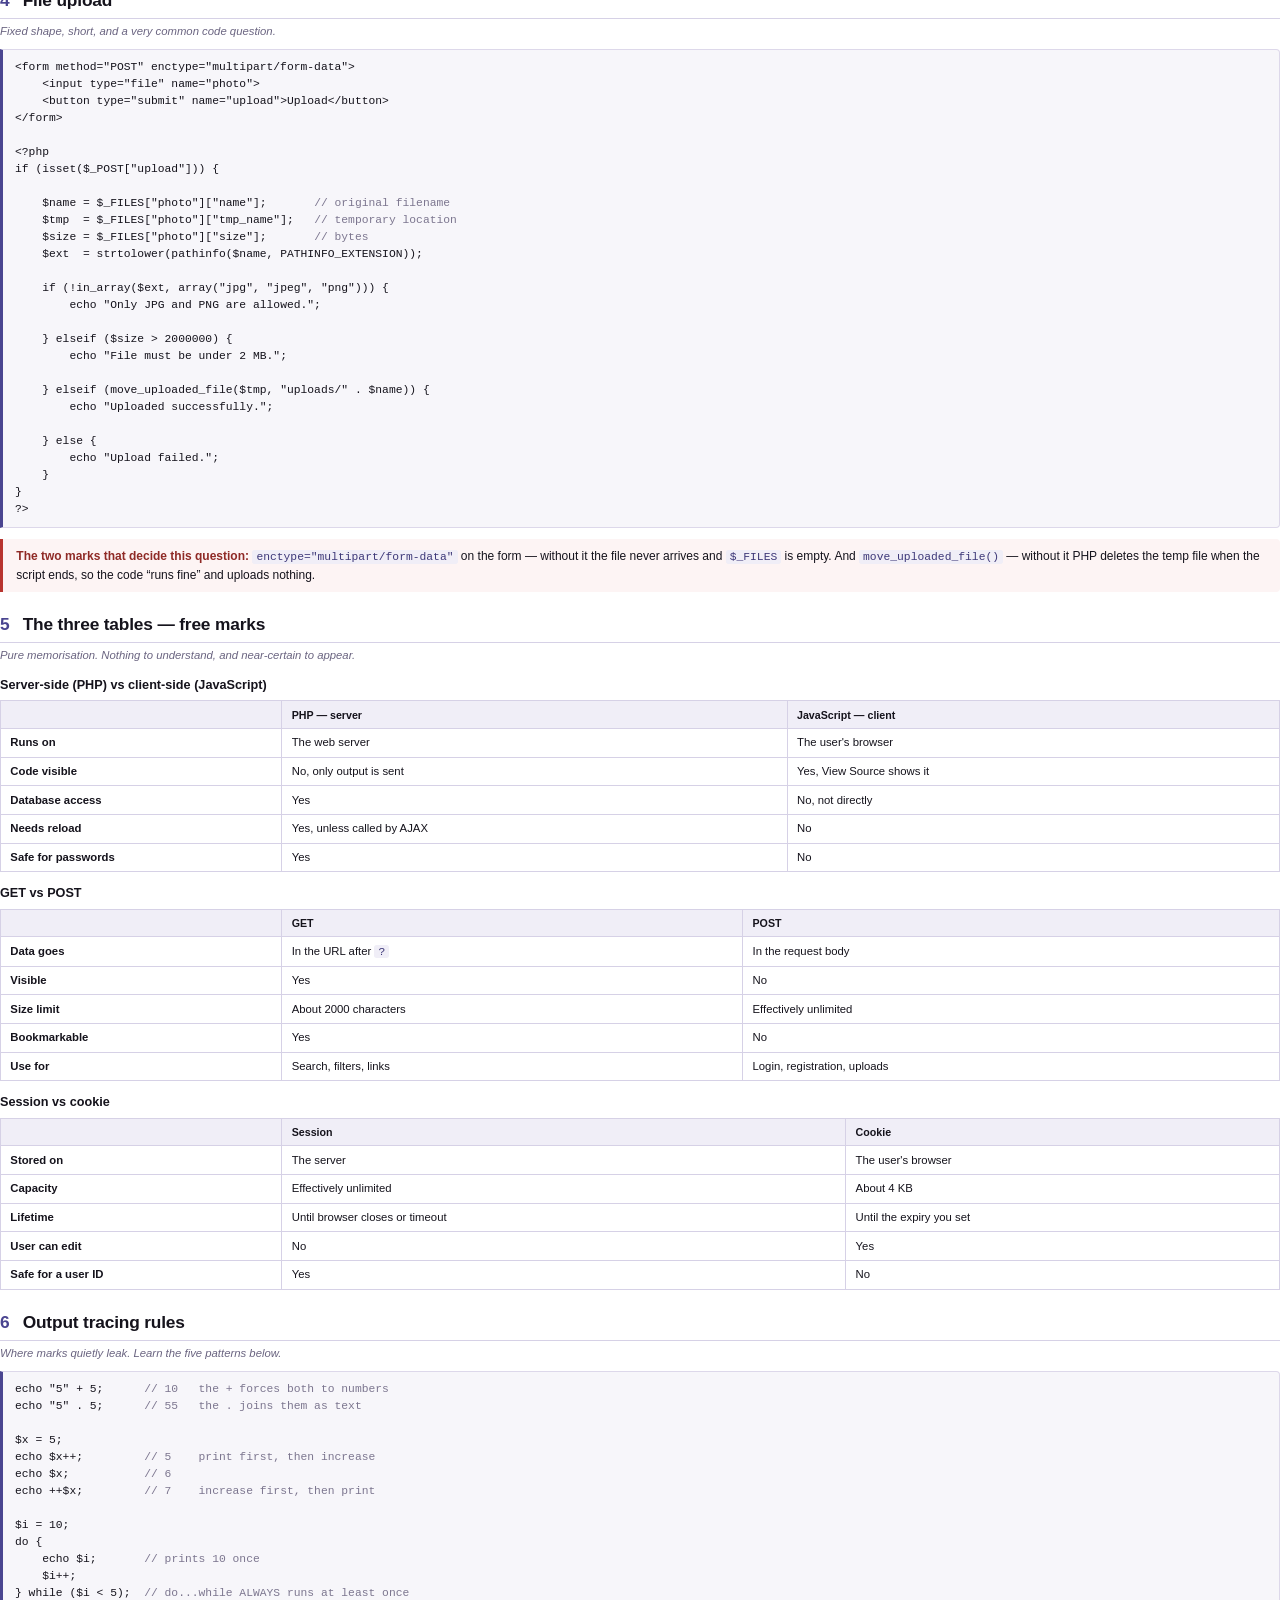
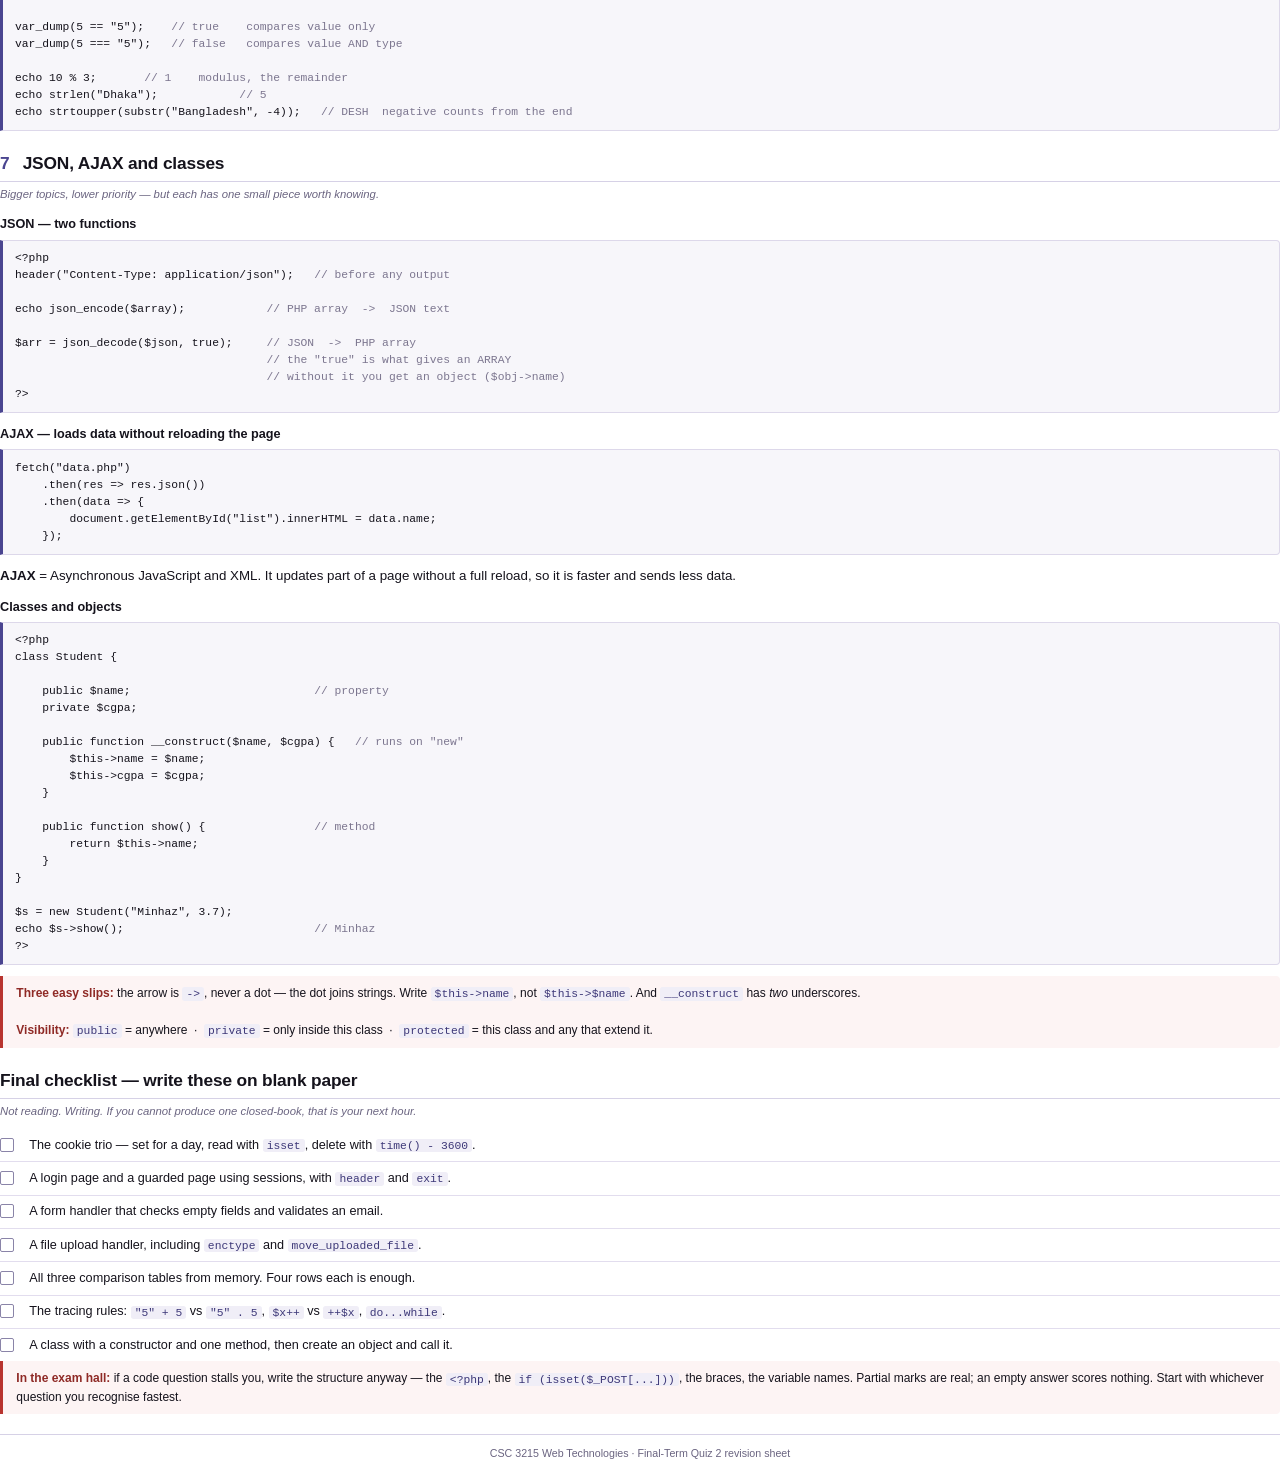
<file: revision-notes/PHP-Quiz-Revision.html>
<!DOCTYPE html>
<html lang="en">
<head>
<meta charset="utf-8">
<title>PHP Quiz Revision</title>
<style>
@page { size: A4; margin: 15mm 14mm 14mm 14mm; }

*{box-sizing:border-box}
html,body{margin:0;padding:0}
body{
  font-family:"Helvetica Neue",Helvetica,Arial,sans-serif;
  font-size:10pt; line-height:1.5; color:#15131c; background:#fff;
}
code,pre{font-family:"SF Mono",Menlo,Consolas,"Courier New",monospace}

/* ---------- title ---------- */
.title{border-bottom:2.5pt solid #4a4590; padding-bottom:9pt; margin-bottom:14pt}
.course{
  font-size:7.5pt; letter-spacing:.13em; text-transform:uppercase;
  font-weight:700; color:#4a4590; margin-bottom:5pt;
}
h1{font-size:23pt; font-weight:800; letter-spacing:-.02em; margin:0 0 6pt; line-height:1.05}
.meta{font-size:9pt; color:#55506a; margin:0}

/* ---------- how to use ---------- */
.howto{
  border:1pt solid #c9c4e0; background:#f6f5fb; border-radius:4pt;
  padding:10pt 13pt; margin-bottom:15pt;
}
.howto h2{
  font-size:9.5pt; letter-spacing:.09em; text-transform:uppercase;
  color:#4a4590; margin:0 0 7pt; border:0; padding:0;
}
.howto ol{margin:0; padding-left:15pt}
.howto li{margin-bottom:4pt; font-size:9.5pt}
.howto li:last-child{margin-bottom:0}
.howto strong{color:#15131c}

/* ---------- sections ---------- */
section{margin-bottom:15pt}
h2{
  font-size:13pt; font-weight:800; letter-spacing:-.01em;
  margin:0 0 3pt; padding-bottom:3pt; border-bottom:.75pt solid #d6d1e6;
  page-break-after:avoid;
}
h2 .num{
  display:inline-block; min-width:17pt;
  color:#4a4590; font-variant-numeric:tabular-nums;
}
.why{
  font-size:8.5pt; color:#6a6480; margin:0 0 7pt; font-style:italic;
}
h3{font-size:9.5pt; font-weight:700; margin:9pt 0 4pt; page-break-after:avoid}
p{margin:0 0 7pt}

pre{
  background:#f7f6fa; border:.75pt solid #ddd8ea; border-left:2.5pt solid #4a4590;
  border-radius:0 3pt 3pt 0; padding:7pt 9pt; margin:0 0 8pt;
  font-size:8.5pt; line-height:1.5; white-space:pre-wrap;
  page-break-inside:avoid;
}
:not(pre)>code{
  background:#f0eef7; padding:.5pt 3pt; border-radius:2pt;
  font-size:8.5pt; color:#3d3878;
}
.cm{color:#7c768f}

.rule{
  page-break-inside:avoid;
  border-left:2.5pt solid #b8342f; background:#fdf4f4;
  padding:6pt 10pt; margin:0 0 8pt; font-size:9pt; border-radius:0 3pt 3pt 0;
}
.rule strong{color:#8f2a26}

table{border-collapse:collapse; width:100%; font-size:8.5pt; margin:0 0 8pt; page-break-inside:avoid}
th,td{border:.75pt solid #d6d1e6; padding:4pt 7pt; text-align:left; vertical-align:top}
th{background:#f0eef7; font-weight:700; font-size:8pt}
td:first-child{width:22%; font-weight:600}

.check{list-style:none; margin:0; padding:0}
.check li{
  border-bottom:.5pt solid #e2ddee; padding:5pt 0 5pt 22pt;
  position:relative; font-size:9.5pt;
}
.check li:last-child{border-bottom:0}
.check li::before{
  content:"";
  position:absolute; left:0; top:6.5pt;
  width:9pt; height:9pt; border:1pt solid #8a84a8; border-radius:1.5pt;
}

footer{
  margin-top:14pt; padding-top:7pt; border-top:.75pt solid #d6d1e6;
  font-size:8pt; color:#6a6480; text-align:center;
}
.pagebreak{page-break-before:always}
</style>
</head>
<body>

<div class="title">
  <div class="course">CSC 3215 &nbsp;&middot;&nbsp; Web Technologies &nbsp;&middot;&nbsp; Final-Term Quiz 2 &nbsp;&middot;&nbsp; 01 September</div>
  <h1>PHP Quiz Revision</h1>
  <p class="meta">Seven blocks, ranked by marks per minute. Syllabus: PHP basics, arrays, loops, functions, classes, forms, validation, superglobals, file upload, cookies, sessions, authentication, AJAX, JSON.</p>
</div>

<div class="howto">
  <h2>How to use this</h2>
  <ol>
    <li><strong>Go in order.</strong> Blocks 1&ndash;4 are the ones most likely to appear as &ldquo;write the code&rdquo; questions. If you run out of time, stop wherever you are &mdash; you will still have covered the highest-value material.</li>
    <li><strong>Do not just read it.</strong> Reading PHP creates a false feeling of understanding that disappears in front of a blank answer script.</li>
    <li><strong>Copy each block out by hand.</strong> Then cover the page and write it again from memory. The second attempt is the one that tells you what you actually know.</li>
    <li><strong>Block 5 is free marks.</strong> Three comparison tables, pure recall, nothing to understand. Learn them even if you learn nothing else.</li>
    <li><strong>Finish with the checklist</strong> on the last page. Every item is something you write on blank paper, not something you review.</li>
  </ol>
</div>

<section>
  <h2><span class="num">1</span>Cookies</h2>
  <p class="why">Small, fixed shape, asked almost every time.</p>
<pre><code>setcookie("user", "Minhaz", time() + 86400, "/");   <span class="cm">// set, lasts 1 day</span>

echo $_COOKIE["user"];                              <span class="cm">// read</span>

setcookie("user", "", time() - 3600, "/");          <span class="cm">// delete</span></code></pre>
  <div class="rule">
    <strong>Three things they test:</strong> there is no <code>deletecookie()</code> &mdash; you delete by setting it again with a <em>past</em> time. <code>setcookie()</code> must run before any HTML output. A cookie you just set is not readable until the <em>next</em> page load.
  </div>
</section>

<section>
  <h2><span class="num">2</span>Sessions</h2>
  <p class="why">Four function calls cover nearly the whole topic.</p>
<pre><code>&lt;?php
session_start();                     <span class="cm">// ALWAYS the first line, before any HTML</span>

$_SESSION["user"] = "Minhaz";        <span class="cm">// save</span>

echo $_SESSION["user"];              <span class="cm">// read</span>

session_unset();                     <span class="cm">// clear the variables</span>
session_destroy();                   <span class="cm">// destroy the session (logout)</span>
?&gt;</code></pre>
  <h3>Guarding a page &mdash; blocks anyone not logged in</h3>
<pre><code>&lt;?php
session_start();

if (!isset($_SESSION["user"])) {
    header("Location: login.php");
    exit();
}
?&gt;</code></pre>
  <div class="rule">
    <strong>Two marks people lose:</strong> every page that touches <code>$_SESSION</code> needs its own <code>session_start()</code>. And always put <code>exit();</code> after <code>header("Location: ...")</code>, or the rest of the script keeps running.
  </div>
</section>

<section>
  <h2><span class="num">3</span>Form handling and validation</h2>
  <p class="why">The standard &ldquo;write a form handler&rdquo; answer.</p>
<pre><code>&lt;?php
if (isset($_POST["submit"])) {

    $name  = trim($_POST["name"]);
    $email = trim($_POST["email"]);

    if ($name == "" || $email == "") {
        echo "All fields are required.";

    } elseif (!filter_var($email, FILTER_VALIDATE_EMAIL)) {
        echo "Please enter a valid email address.";

    } else {
        echo "Welcome " . htmlspecialchars($name);
    }
}
?&gt;

&lt;form method="POST"&gt;
    &lt;input type="text" name="name"&gt;
    &lt;input type="text" name="email"&gt;
    &lt;button type="submit" name="submit"&gt;Send&lt;/button&gt;
&lt;/form&gt;</code></pre>
  <div class="rule">
    <strong>Remember:</strong> the <code>name</code> attribute is the key you read in <code>$_POST</code> &mdash; a field with no <code>name</code> is never submitted. <code>htmlspecialchars()</code> is what stops XSS, and it is worth a mark on its own.
  </div>
</section>

<section>
  <h2><span class="num">4</span>File upload</h2>
  <p class="why">Fixed shape, short, and a very common code question.</p>
<pre><code>&lt;form method="POST" enctype="multipart/form-data"&gt;
    &lt;input type="file" name="photo"&gt;
    &lt;button type="submit" name="upload"&gt;Upload&lt;/button&gt;
&lt;/form&gt;

&lt;?php
if (isset($_POST["upload"])) {

    $name = $_FILES["photo"]["name"];       <span class="cm">// original filename</span>
    $tmp  = $_FILES["photo"]["tmp_name"];   <span class="cm">// temporary location</span>
    $size = $_FILES["photo"]["size"];       <span class="cm">// bytes</span>
    $ext  = strtolower(pathinfo($name, PATHINFO_EXTENSION));

    if (!in_array($ext, array("jpg", "jpeg", "png"))) {
        echo "Only JPG and PNG are allowed.";

    } elseif ($size &gt; 2000000) {
        echo "File must be under 2 MB.";

    } elseif (move_uploaded_file($tmp, "uploads/" . $name)) {
        echo "Uploaded successfully.";

    } else {
        echo "Upload failed.";
    }
}
?&gt;</code></pre>
  <div class="rule">
    <strong>The two marks that decide this question:</strong> <code>enctype="multipart/form-data"</code> on the form &mdash; without it the file never arrives and <code>$_FILES</code> is empty. And <code>move_uploaded_file()</code> &mdash; without it PHP deletes the temp file when the script ends, so the code &ldquo;runs fine&rdquo; and uploads nothing.
  </div>
</section>

<section>
  <h2><span class="num">5</span>The three tables &mdash; free marks</h2>
  <p class="why">Pure memorisation. Nothing to understand, and near-certain to appear.</p>

  <h3>Server-side (PHP) vs client-side (JavaScript)</h3>
  <table>
    <tr><th></th><th>PHP &mdash; server</th><th>JavaScript &mdash; client</th></tr>
    <tr><td>Runs on</td><td>The web server</td><td>The user's browser</td></tr>
    <tr><td>Code visible</td><td>No, only output is sent</td><td>Yes, View Source shows it</td></tr>
    <tr><td>Database access</td><td>Yes</td><td>No, not directly</td></tr>
    <tr><td>Needs reload</td><td>Yes, unless called by AJAX</td><td>No</td></tr>
    <tr><td>Safe for passwords</td><td>Yes</td><td>No</td></tr>
  </table>

  <h3>GET vs POST</h3>
  <table>
    <tr><th></th><th>GET</th><th>POST</th></tr>
    <tr><td>Data goes</td><td>In the URL after <code>?</code></td><td>In the request body</td></tr>
    <tr><td>Visible</td><td>Yes</td><td>No</td></tr>
    <tr><td>Size limit</td><td>About 2000 characters</td><td>Effectively unlimited</td></tr>
    <tr><td>Bookmarkable</td><td>Yes</td><td>No</td></tr>
    <tr><td>Use for</td><td>Search, filters, links</td><td>Login, registration, uploads</td></tr>
  </table>

  <h3>Session vs cookie</h3>
  <table>
    <tr><th></th><th>Session</th><th>Cookie</th></tr>
    <tr><td>Stored on</td><td>The server</td><td>The user's browser</td></tr>
    <tr><td>Capacity</td><td>Effectively unlimited</td><td>About 4 KB</td></tr>
    <tr><td>Lifetime</td><td>Until browser closes or timeout</td><td>Until the expiry you set</td></tr>
    <tr><td>User can edit</td><td>No</td><td>Yes</td></tr>
    <tr><td>Safe for a user ID</td><td>Yes</td><td>No</td></tr>
  </table>
</section>

<section>
  <h2><span class="num">6</span>Output tracing rules</h2>
  <p class="why">Where marks quietly leak. Learn the five patterns below.</p>
<pre><code>echo "5" + 5;      <span class="cm">// 10   the + forces both to numbers</span>
echo "5" . 5;      <span class="cm">// 55   the . joins them as text</span>

$x = 5;
echo $x++;         <span class="cm">// 5    print first, then increase</span>
echo $x;           <span class="cm">// 6</span>
echo ++$x;         <span class="cm">// 7    increase first, then print</span>

$i = 10;
do {
    echo $i;       <span class="cm">// prints 10 once</span>
    $i++;
} while ($i &lt; 5);  <span class="cm">// do...while ALWAYS runs at least once</span>

var_dump(5 == "5");    <span class="cm">// true    compares value only</span>
var_dump(5 === "5");   <span class="cm">// false   compares value AND type</span>

echo 10 % 3;       <span class="cm">// 1    modulus, the remainder</span>
echo strlen("Dhaka");            <span class="cm">// 5</span>
echo strtoupper(substr("Bangladesh", -4));   <span class="cm">// DESH  negative counts from the end</span></code></pre>
</section>

<section>
  <h2><span class="num">7</span>JSON, AJAX and classes</h2>
  <p class="why">Bigger topics, lower priority &mdash; but each has one small piece worth knowing.</p>

  <h3>JSON &mdash; two functions</h3>
<pre><code>&lt;?php
header("Content-Type: application/json");   <span class="cm">// before any output</span>

echo json_encode($array);            <span class="cm">// PHP array  -&gt;  JSON text</span>

$arr = json_decode($json, true);     <span class="cm">// JSON  ->  PHP array</span>
                                     <span class="cm">// the "true" is what gives an ARRAY</span>
                                     <span class="cm">// without it you get an object ($obj-&gt;name)</span>
?&gt;</code></pre>

  <h3>AJAX &mdash; loads data without reloading the page</h3>
<pre><code>fetch("data.php")
    .then(res =&gt; res.json())
    .then(data =&gt; {
        document.getElementById("list").innerHTML = data.name;
    });</code></pre>
  <p><strong>AJAX</strong> = Asynchronous JavaScript and XML. It updates part of a page without a full reload, so it is faster and sends less data.</p>

  <h3>Classes and objects</h3>
<pre><code>&lt;?php
class Student {

    public $name;                           <span class="cm">// property</span>
    private $cgpa;

    public function __construct($name, $cgpa) {   <span class="cm">// runs on "new"</span>
        $this-&gt;name = $name;
        $this-&gt;cgpa = $cgpa;
    }

    public function show() {                <span class="cm">// method</span>
        return $this-&gt;name;
    }
}

$s = new Student("Minhaz", 3.7);
echo $s-&gt;show();                            <span class="cm">// Minhaz</span>
?&gt;</code></pre>
  <div class="rule">
    <strong>Three easy slips:</strong> the arrow is <code>-&gt;</code>, never a dot &mdash; the dot joins strings. Write <code>$this-&gt;name</code>, not <code>$this-&gt;$name</code>. And <code>__construct</code> has <em>two</em> underscores.
    <br><br>
    <strong>Visibility:</strong> <code>public</code> = anywhere &nbsp;&middot;&nbsp; <code>private</code> = only inside this class &nbsp;&middot;&nbsp; <code>protected</code> = this class and any that extend it.
  </div>
</section>

<section>
  <h2>Final checklist &mdash; write these on blank paper</h2>
  <p class="why">Not reading. Writing. If you cannot produce one closed-book, that is your next hour.</p>
  <ul class="check">
    <li>The cookie trio &mdash; set for a day, read with <code>isset</code>, delete with <code>time() - 3600</code>.</li>
    <li>A login page and a guarded page using sessions, with <code>header</code> and <code>exit</code>.</li>
    <li>A form handler that checks empty fields and validates an email.</li>
    <li>A file upload handler, including <code>enctype</code> and <code>move_uploaded_file</code>.</li>
    <li>All three comparison tables from memory. Four rows each is enough.</li>
    <li>The tracing rules: <code>"5" + 5</code> vs <code>"5" . 5</code>, <code>$x++</code> vs <code>++$x</code>, <code>do...while</code>.</li>
    <li>A class with a constructor and one method, then create an object and call it.</li>
  </ul>
  <div class="rule">
    <strong>In the exam hall:</strong> if a code question stalls you, write the structure anyway &mdash; the <code>&lt;?php</code>, the <code>if (isset($_POST[...]))</code>, the braces, the variable names. Partial marks are real; an empty answer scores nothing. Start with whichever question you recognise fastest.
  </div>
</section>

<footer>
  CSC 3215 Web Technologies &middot; Final-Term Quiz 2 revision sheet
</footer>

</body>
</html>
</file>
<file: style.css>
*{
    margin:0;
    padding:0;
    box-sizing:border-box;
    font-family:Arial, sans-serif;
}



body{
    background-color:#f4f4f4;
    color:#333;
    font-size:16px;
    line-height:1.6;
}



#donor-section,
#request-section{
    background:white;
    margin:20px auto;
    padding:20px;
    width:80%;
    border:2px solid #ccc;
}



.button{
    background:#2b71c0;
    color:white;
    padding:10px;
}



header{
    background:#2b71c0;
    color:white;
    text-align:center;
    padding:25px;
}



main{
    padding:20px;
}



section{
    margin-bottom:30px;
}



form{
    display:block;
}



fieldset{
    padding:20px;
    border:2px solid #2b71c0;
    margin-top:10px;
}



legend{
    font-weight:bold;
    color:#2b71c0;
    padding:5px 10px;
}



label{
    display:block;
    margin-top:12px;
    font-weight:bold;
}



input,
select,
textarea{
    width:100%;
    padding:10px;
    margin-top:5px;
    margin-bottom:10px;
    border:1px solid #99999973;
    outline:none;
}



input[type="radio"]{
    width:auto;
}



input[type="submit"],
input[type="reset"]{

    background:#2b71c0;
    color:white;
    border:none;
    padding:12px 20px;
    margin-top:15px;
    width:auto;
    cursor:pointer;

}



input[type="submit"]:hover,
input[type="reset"]:hover{

    background:#003a80;

}



table{

    width:80%;
    margin:auto;
    border-collapse:collapse;
    background:white;

}

table,
th,
td{

    border:1px solid black;

}

th{

    background:#ade2de;
    color:white;
    padding:12px;

}

td{

    padding:10px;
    text-align:center;

}



footer{

    background:#222;
    color:white;
    text-align:center;
    padding:15px;
    margin-top:20px;

}


header{

    position:relative;
    z-index:1;

}


textarea{

    overflow:auto;
    resize:vertical;

}
</file>
